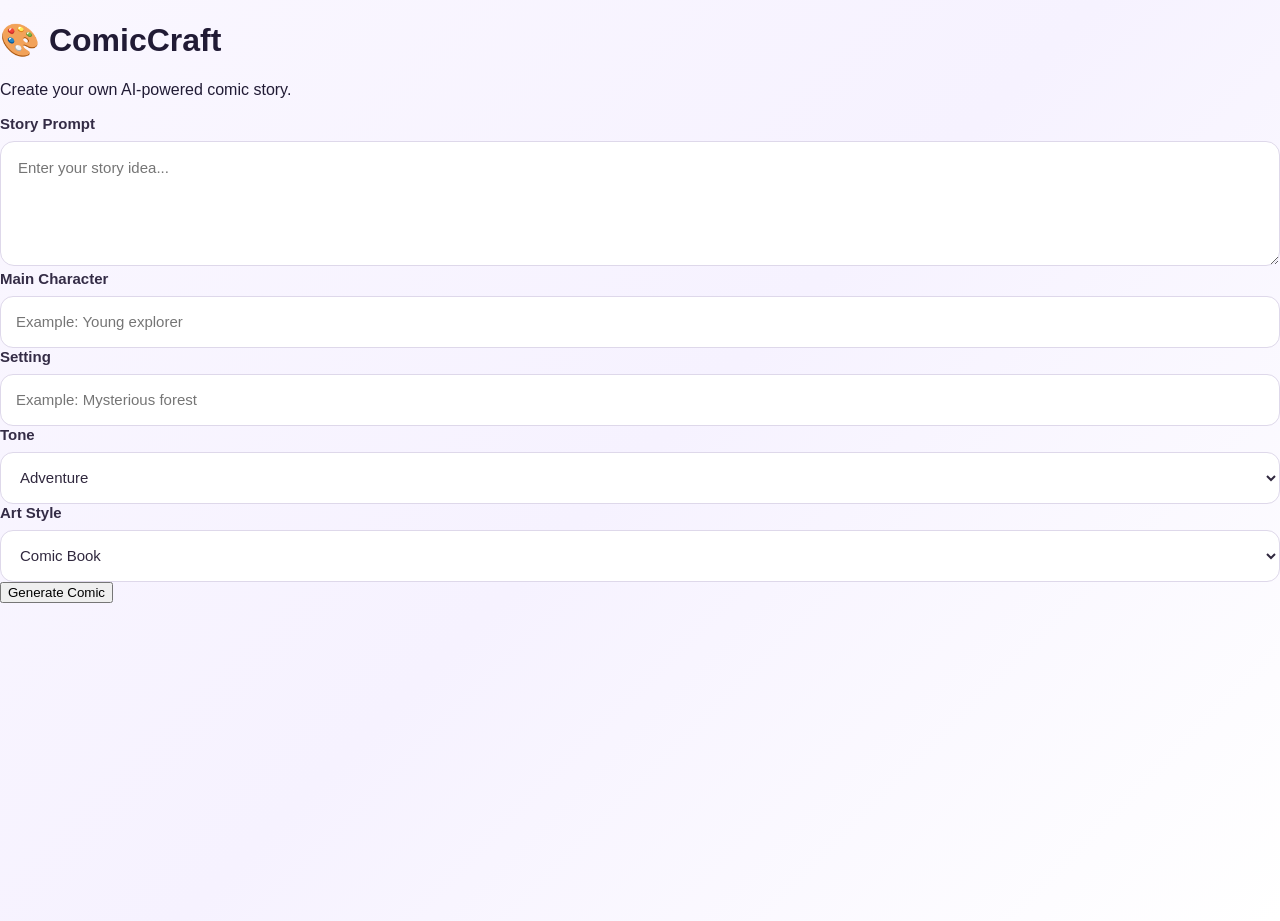
<file: templates/index.html>
<!DOCTYPE html>
<html lang="en">

<head>
    <meta charset="UTF-8">
    <meta name="viewport" content="width=device-width, initial-scale=1.0">

    <title>ComicCraft - AI Comic Creator</title>

    <link rel="stylesheet" href="/static/css/style.css">
</head>

<body>

    <div class="container">

        <h1>🎨 ComicCraft</h1>

        <p>Create your own AI-powered comic story.</p>

        <form action="/generate" method="post">

            <label>Story Prompt</label>
            <textarea
                name="prompt"
                placeholder="Enter your story idea..."
                required
            ></textarea>


            <label>Main Character</label>
            <input
                type="text"
                name="character"
                placeholder="Example: Young explorer"
                required
            >


            <label>Setting</label>
            <input
                type="text"
                name="setting"
                placeholder="Example: Mysterious forest"
                required
            >


            <label>Tone</label>

            <select name="tone">

                <option value="Adventure">Adventure</option>
                <option value="Comedy">Comedy</option>
                <option value="Mystery">Mystery</option>
                <option value="Fantasy">Fantasy</option>
                <option value="Sci-Fi">Sci-Fi</option>

            </select>


            <label>Art Style</label>

            <select name="art_style">

                <option value="Comic Book">
                    Comic Book
                </option>

                <option value="Anime">
                    Anime
                </option>

                <option value="Cartoon">
                    Cartoon
                </option>

                <option value="Manga">
                    Manga
                </option>

            </select>


            <button type="submit">
                Generate Comic
            </button>

        </form>

    </div>

</body>

</html>
</file>
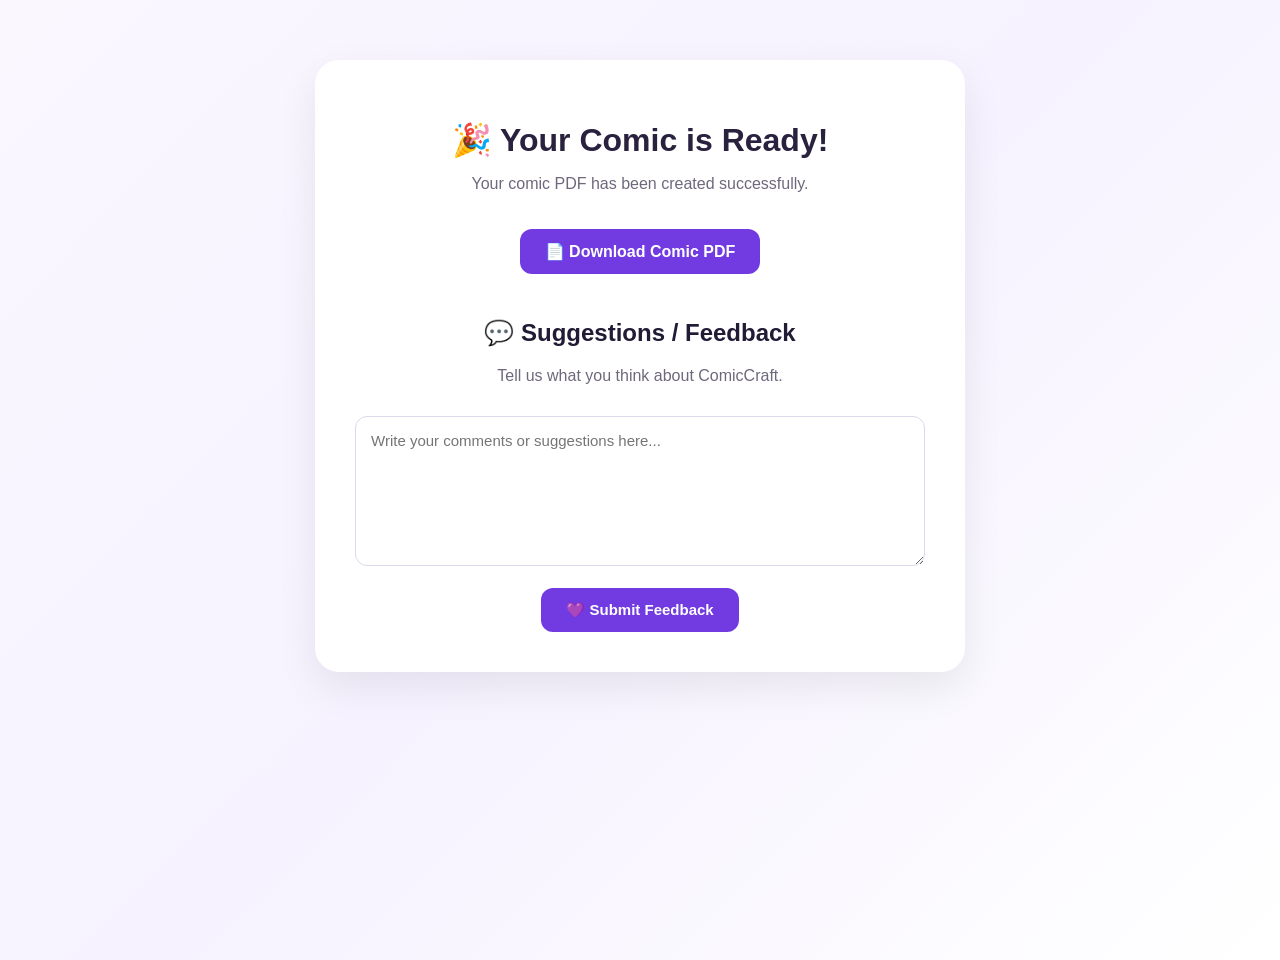
<file: templates/export_success.html>
<!DOCTYPE html>
<html lang="en">

<head>

    <meta charset="UTF-8">

    <meta
        name="viewport"
        content="width=device-width, initial-scale=1.0"
    >

    <title>Comic Exported</title>

    <link
        rel="stylesheet"
        href="/static/css/style.css"
    >

    <style>

        .feedback-container {
            max-width: 650px;
            margin: 60px auto;
            padding: 40px;
            background: white;
            border-radius: 24px;
            box-shadow: 0 15px 40px rgba(0,0,0,0.08);
            text-align: center;
        }

        .feedback-container h1 {
            margin-bottom: 10px;
            color: #29213e;
        }

        .feedback-container p {
            color: #6f687c;
        }

        .download-button {
            display: inline-block;
            margin-top: 20px;
            padding: 13px 25px;
            border-radius: 12px;
            background: #713be1;
            color: white;
            text-decoration: none;
            font-weight: bold;
        }

        .feedback-box {
            width: 100%;
            min-height: 150px;
            margin-top: 15px;
            padding: 15px;
            border: 1px solid #ded8ea;
            border-radius: 12px;
            resize: vertical;
            font-family: Arial, sans-serif;
            font-size: 15px;
            outline: none;
        }

        .feedback-box:focus {
            border-color: #7746e8;
            box-shadow: 0 0 0 4px rgba(119,70,232,0.10);
        }

        .feedback-button {
            margin-top: 18px;
            padding: 13px 25px;
            border: none;
            border-radius: 12px;
            background: #713be1;
            color: white;
            font-size: 15px;
            font-weight: bold;
            cursor: pointer;
        }

        .feedback-button:hover {
            background: #5f2fc7;
        }

    </style>

</head>

<body>

    <div class="feedback-container">

        <h1>🎉 Your Comic is Ready!</h1>

        <p>
            Your comic PDF has been created successfully.
        </p>

        <a
            href="/{{ pdf_path }}"
            class="download-button"
            download
        >
            📄 Download Comic PDF
        </a>


        <h2 style="margin-top: 45px;">
            💬 Suggestions / Feedback
        </h2>

        <p>
            Tell us what you think about ComicCraft.
        </p>


        <form
            action="/feedback"
            method="post"
        >

            <textarea
                class="feedback-box"
                name="feedback"
                placeholder="Write your comments or suggestions here..."
                required
            ></textarea>


            <br>


            <button
                type="submit"
                class="feedback-button"
            >
                💜 Submit Feedback
            </button>

        </form>

    </div>

</body>

</html>
</file>
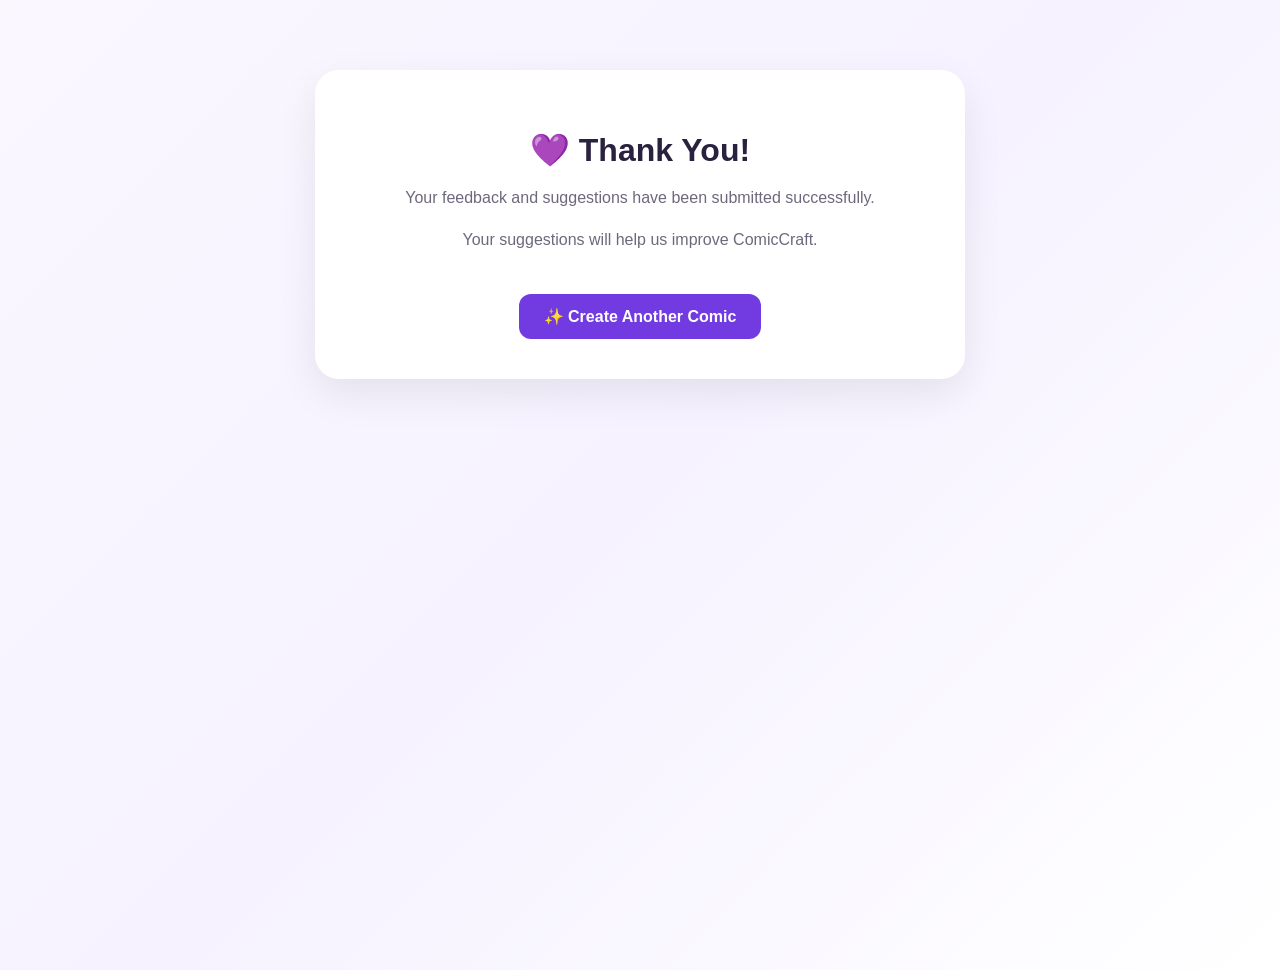
<file: templates/feedback_success.html>
<!DOCTYPE html>
<html lang="en">

<head>

    <meta charset="UTF-8">

    <meta
        name="viewport"
        content="width=device-width, initial-scale=1.0"
    >

    <title>Feedback Submitted</title>

    <link
        rel="stylesheet"
        href="/static/css/style.css"
    >

    <style>

        .feedback-container {
            max-width: 650px;
            margin: 70px auto;
            padding: 40px;
            background: white;
            border-radius: 24px;
            box-shadow: 0 15px 40px rgba(0,0,0,0.08);
            text-align: center;
        }

        .feedback-container h1 {
            color: #29213e;
            margin-bottom: 12px;
        }

        .feedback-container p {
            color: #6f687c;
            line-height: 1.6;
        }

        .home-button {
            display: inline-block;
            margin-top: 25px;
            padding: 13px 25px;
            border-radius: 12px;
            background: #713be1;
            color: white;
            text-decoration: none;
            font-weight: bold;
        }

        .home-button:hover {
            background: #5f2fc7;
        }

    </style>

</head>

<body>

    <div class="feedback-container">

        <h1>💜 Thank You!</h1>

        <p>
            Your feedback and suggestions have been submitted successfully.
        </p>

        <p>
            Your suggestions will help us improve ComicCraft.
        </p>

        <a
            href="/"
            class="home-button"
        >
            ✨ Create Another Comic
        </a>

    </div>

</body>

</html>
</file>
<file: static/css/style.css>
* {
    box-sizing: border-box;
}

body {
    margin: 0;
    min-height: 100vh;

    font-family:
        Arial,
        Helvetica,
        sans-serif;

    background:
        linear-gradient(
            135deg,
            #faf7ff,
            #f6f2ff,
            #ffffff
        );

    color: #211b35;
}


.page {
    width: 100%;
    max-width: 1100px;

    margin: 0 auto;

    padding: 55px 25px 80px;
}


/* HERO */

.hero {
    text-align: center;

    margin-bottom: 38px;
}


.small-title {
    font-size: 14px;

    font-weight: 700;

    letter-spacing: 2px;

    margin-bottom: 18px;

    color: #41366b;
}


.hero h1 {
    margin: 0;

    font-size: 58px;

    font-weight: 800;

    letter-spacing: -2px;

    color: #211a35;
}


.hero h1 span {
    color: #6d3ee8;
}


.hero p {
    margin-top: 15px;

    font-size: 18px;

    line-height: 1.6;

    color: #6f687c;
}


/* MAIN CARD */

.comic-card {
    max-width: 900px;

    margin: 0 auto;

    padding: 38px;

    background: rgba(255, 255, 255, 0.92);

    border: 1px solid #eee8f8;

    border-radius: 24px;

    box-shadow:
        0 20px 60px rgba(56, 36, 95, 0.10);
}


.comic-card h2 {
    margin: 0 0 28px;

    font-size: 28px;

    color: #29213e;
}


/* LABELS */

label {
    display: block;

    margin-bottom: 9px;

    font-size: 15px;

    font-weight: 700;

    color: #342c46;
}


/* TEXTAREA */

textarea {
    width: 100%;

    min-height: 125px;

    padding: 17px;

    resize: vertical;

    border: 1px solid #ded8ea;

    border-radius: 14px;

    outline: none;

    background: #fff;

    font-family: inherit;

    font-size: 15px;

    color: #30283e;

    transition: 0.2s;
}


textarea:focus {
    border-color: #7746e8;

    box-shadow:
        0 0 0 4px rgba(119, 70, 232, 0.10);
}


/* FORM GRID */

.form-grid {
    display: grid;

    grid-template-columns: 1fr 1fr;

    gap: 24px;

    margin-top: 25px;
}


/* INPUT + SELECT */

input,
select {
    width: 100%;

    height: 52px;

    padding: 0 15px;

    border: 1px solid #ded8ea;

    border-radius: 13px;

    outline: none;

    background: #fff;

    font-family: inherit;

    font-size: 15px;

    color: #30283e;

    transition: 0.2s;
}


input:focus,
select:focus {
    border-color: #7746e8;

    box-shadow:
        0 0 0 4px rgba(119, 70, 232, 0.10);
}


/* BUTTON */

.generate-btn {
    margin-top: 30px;

    padding: 14px 25px;

    border: none;

    border-radius: 12px;

    background:
        linear-gradient(
            135deg,
            #713be1,
            #8b4eea
        );

    color: white;

    font-size: 15px;

    font-weight: 700;

    cursor: pointer;

    box-shadow:
        0 8px 20px rgba(113, 59, 225, 0.25);

    transition: 0.2s;
}


.generate-btn:hover {
    transform: translateY(-2px);

    box-shadow:
        0 12px 25px rgba(113, 59, 225, 0.30);
}


.generate-btn:active {
    transform: translateY(0);
}


/* MOBILE */

@media (max-width: 700px) {

    .page {
        padding: 35px 15px 60px;
    }


    .hero h1 {
        font-size: 42px;
    }


    .hero p {
        font-size: 16px;
    }


    .comic-card {
        padding: 25px 20px;

        border-radius: 18px;
    }


    .form-grid {
        grid-template-columns: 1fr;
    }

}
</file>
